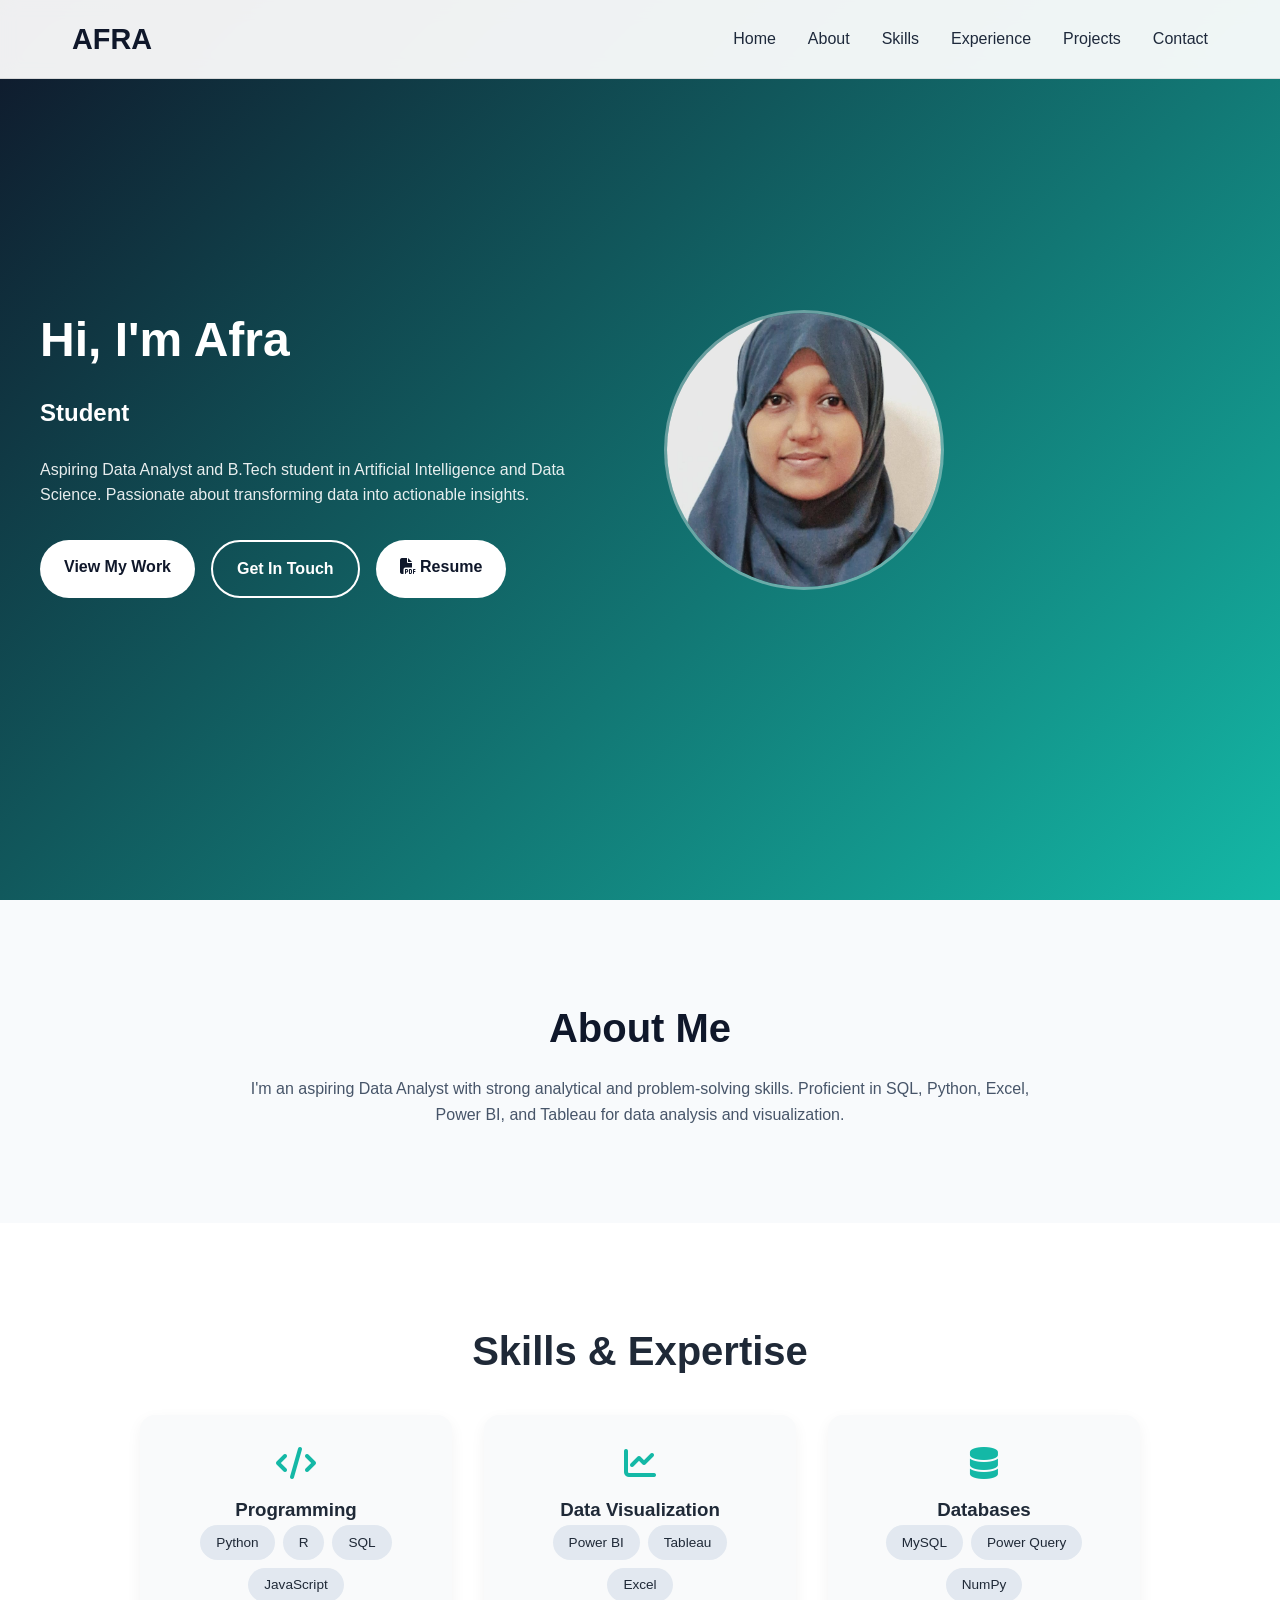
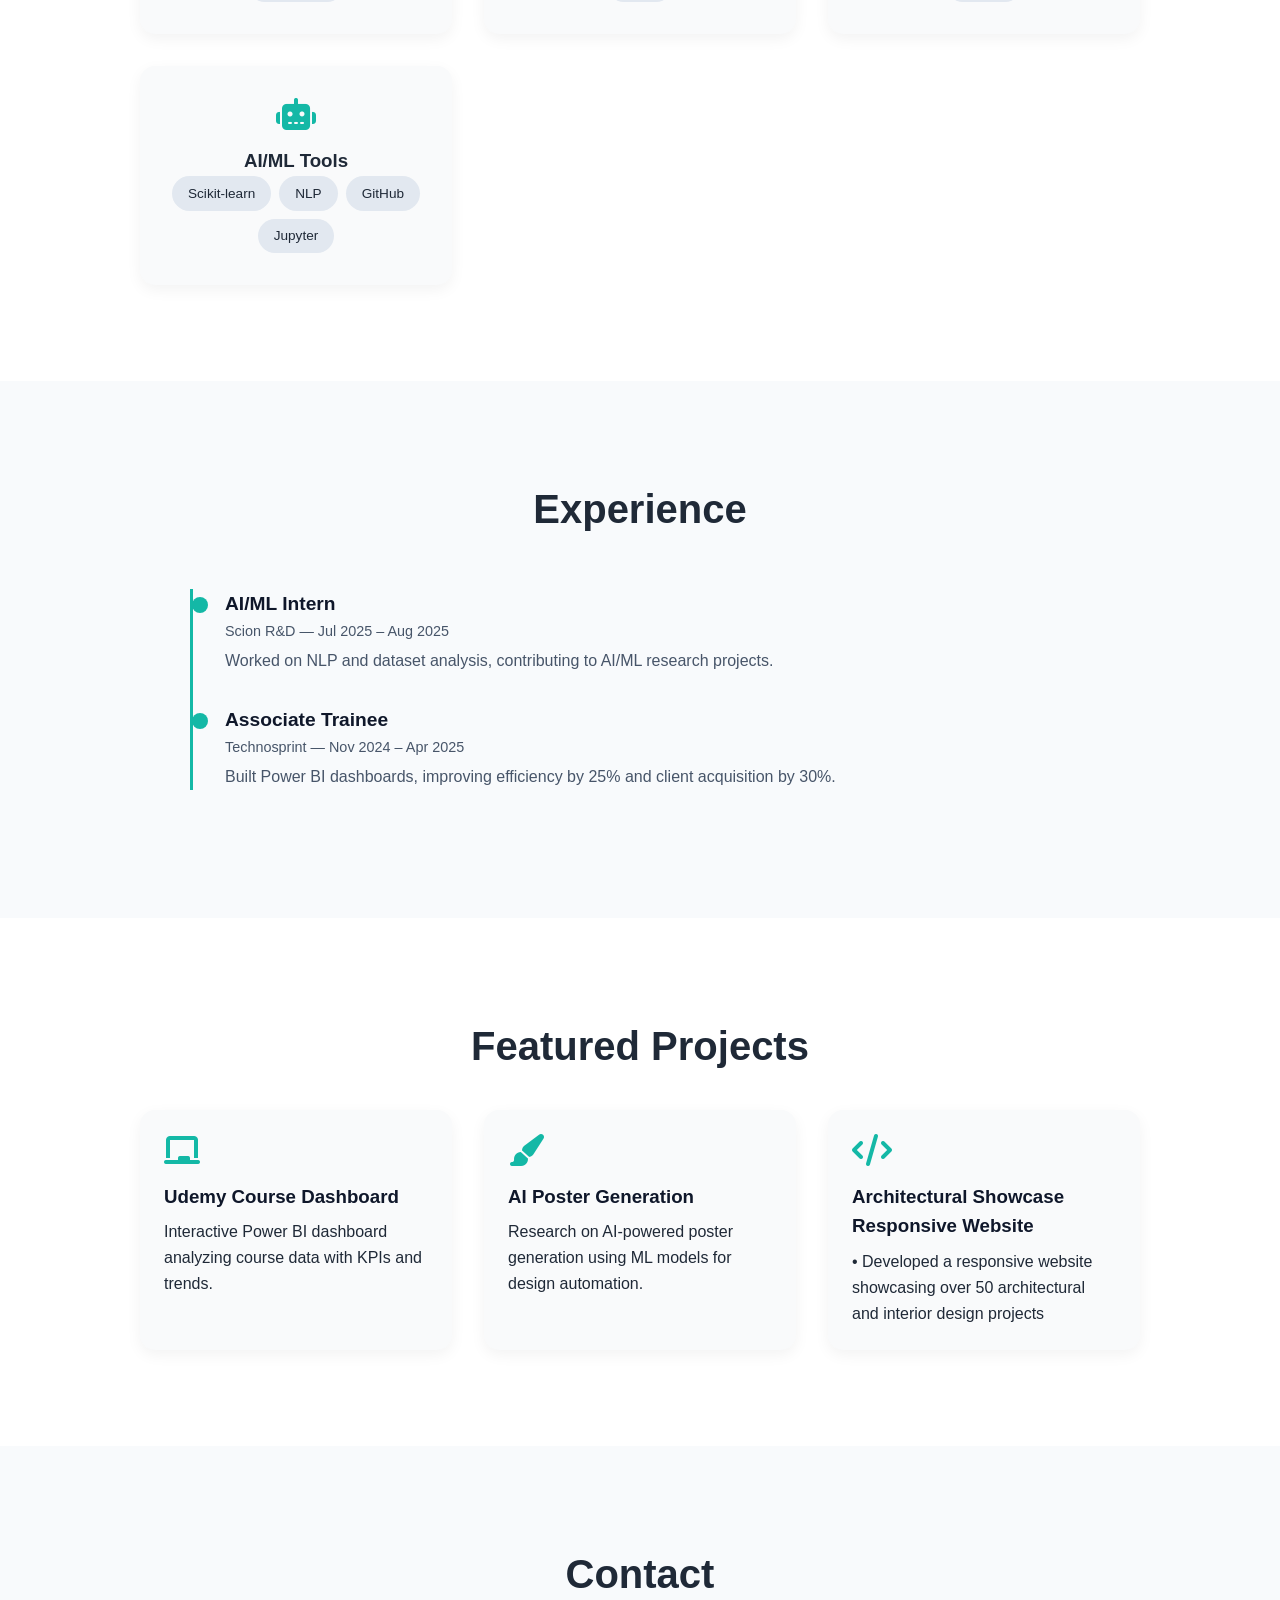
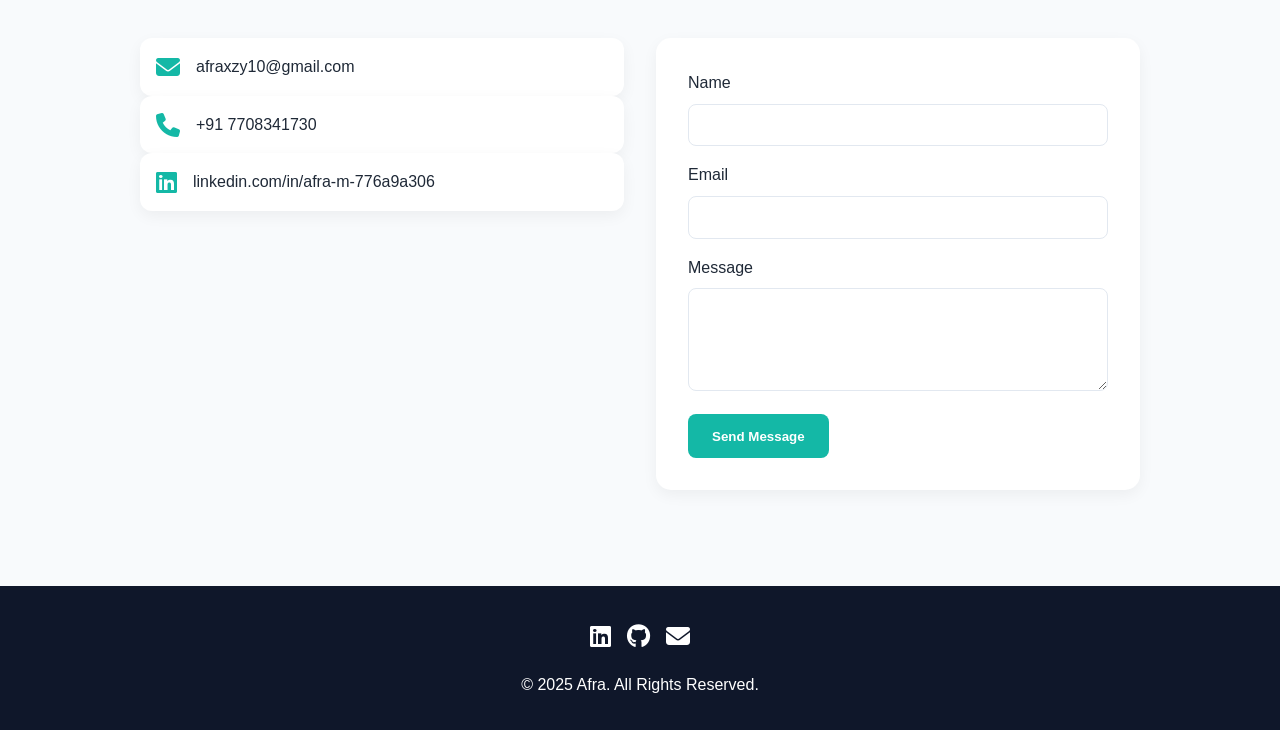
<file: Portfolio/index.html>
<!DOCTYPE html>
<html lang="en">
<head>
  <meta charset="UTF-8"/>
  <meta name="viewport" content="width=device-width, initial-scale=1.0"/>
  <title>Afra - Data Analyst & AI Student</title>

  <!-- Font Awesome for icons -->
  <link rel="stylesheet" href="https://cdnjs.cloudflare.com/ajax/libs/font-awesome/6.5.0/css/all.min.css">

  <style>
    * {margin: 0; padding: 0; box-sizing: border-box;}
    body {
      font-family: 'Inter', sans-serif;
      line-height: 1.6;
      color: #1f2937;
      background: #f9fafb;
      overflow-x: hidden;
      scroll-behavior: smooth;
    }

    /* Navbar */
    .navbar {
      position: fixed;
      top: 0; width: 100%;
      padding: 1rem 0;
      background: #ffffffee;
      backdrop-filter: blur(10px);
      border-bottom: 1px solid rgba(0,0,0,0.1);
      z-index: 1000;
    }
    .nav-container {
      max-width: 1200px; margin: auto;
      display: flex; justify-content: space-between; align-items: center;
      padding: 0 2rem;
    }
    .logo {font-size: 1.8rem; font-weight: 800; color: #0f172a; text-decoration: none;}
    .nav-menu {display: flex; list-style: none; gap: 2rem;}
    .nav-menu a {color: #1e293b; text-decoration: none; font-weight: 500; position: relative;}
    .nav-menu a::after {
      content: ""; position: absolute; left: 0; bottom: -5px; width: 0; height: 2px;
      background: #14b8a6; transition: 0.3s;
    }
    .nav-menu a:hover {color: #14b8a6;}
    .nav-menu a:hover::after {width: 100%;}
    .hamburger {display: none; flex-direction: column; cursor: pointer;}
    .hamburger span {width: 25px; height: 3px; background: #1e293b; margin: 3px 0;}

    /* Section offset fix */
    section {scroll-margin-top: 80px;}

    /* Hero */
    .hero {
      min-height: 100vh; display: flex; align-items: center;
      background: linear-gradient(135deg, #0f172a 0%, #14b8a6 100%);
      color: white; padding: 2rem;
    }
    .hero-container {
      max-width: 1200px; margin: auto;
      display: grid; grid-template-columns: 1fr 1fr; gap: 3rem; align-items: center;
    }
    .hero h1 {font-size: 3rem; font-weight: 800; margin-bottom: 1rem;}
    .role {font-size: 1.5rem; font-weight: 600; margin-bottom: 1.5rem;}
    .hero p {opacity: 0.9; margin-bottom: 2rem;}
    .hero-buttons {display: flex; flex-wrap: wrap; gap: 1rem;}
    .btn {
      padding: 0.9rem 1.5rem; border-radius: 50px;
      text-decoration: none; font-weight: 600; transition: 0.3s;
    }
    .btn-primary {background: white; color: #0f172a;}
    .btn-primary:hover {background: transparent; border: 2px solid white; color: white;}
    .btn-secondary {border: 2px solid white; color: white;}
    .btn-secondary:hover {background: white; color: #0f172a;}

    .profile-container {
      width: 280px; height: 280px; border-radius: 50%;
      background: rgba(255,255,255,0.1); border: 3px solid rgba(255,255,255,0.3);
      overflow: hidden;
      display: flex; align-items: center; justify-content: center;
    }
    .profile-container img {width: 100%; height: 100%; object-fit: cover;}

    /* About */
    .about {padding: 6rem 2rem; background: #f8fafc;}
    .about h2 {font-size: 2.5rem; font-weight: 800; margin-bottom: 1rem; text-align:center; color: #0f172a;}
    .about p {max-width: 800px; margin: auto; color: #475569; text-align: center;}

    /* Skills */
    .skills {padding: 6rem 2rem; background: white;}
    .skills h2 {text-align: center; font-size: 2.5rem; font-weight: 800; margin-bottom: 2rem;}
    .skills-grid {
      max-width: 1000px; margin: auto;
      display: grid; grid-template-columns: repeat(auto-fit, minmax(250px, 1fr)); gap: 2rem;
    }
    .skill-card {
      background: #f9fafb; padding: 2rem; border-radius: 15px; text-align: center;
      box-shadow: 0 5px 15px rgba(0,0,0,0.05); transition: 0.3s;
    }
    .skill-card:hover {transform: translateY(-5px);}
    .skill-card i {
      font-size: 2rem; color: #14b8a6; margin-bottom: 1rem;
    }
    .skill-tags {display: flex; flex-wrap: wrap; gap: .5rem; justify-content: center;}
    .skill-tags span {
      background: #e2e8f0; padding: .4rem 1rem; border-radius: 20px; font-size: .85rem;
    }

    /* Experience */
    .experience {padding: 6rem 2rem; background: #f8fafc;}
    .experience h2 {text-align: center; font-size: 2.5rem; font-weight: 800; margin-bottom: 3rem;}
    .timeline {max-width: 900px; margin: auto; border-left: 3px solid #14b8a6; padding-left: 2rem;}
    .timeline-item {margin-bottom: 2rem; position: relative;}
    .timeline-item::before {
      content: ""; position: absolute; left: -33px; top: 8px; width: 16px; height: 16px;
      background: #14b8a6; border-radius: 50%;
    }
    .timeline h3 {margin: 0; font-size: 1.2rem; color:#0f172a;}
    .timeline .company {color:#475569; font-size:.9rem; margin-bottom:.3rem;}
    .timeline p {color:#475569;}

    /* Projects */
    .projects {padding: 6rem 2rem; background: white;}
    .projects h2 {text-align:center; font-size: 2.5rem; font-weight: 800; margin-bottom: 2rem;}
    .projects-grid {
      max-width: 1000px; margin: auto;
      display: grid; grid-template-columns: repeat(auto-fit, minmax(300px, 1fr)); gap: 2rem;
    }
    .project-card {
      background:#f9fafb; border-radius:15px; padding:1.5rem;
      box-shadow:0 5px 15px rgba(0,0,0,0.05); transition:.3s;
    }
    .project-card:hover {transform:translateY(-5px);}
    .project-card i {font-size:2rem; color:#14b8a6; margin-bottom:1rem;}
    .project-card h3 {margin-bottom:.5rem; color:#0f172a;}

    /* Contact */
    .contact {padding:6rem 2rem; background:#f8fafc;}
    .contact h2 {text-align:center; font-size:2.5rem; font-weight:800; margin-bottom:2rem;}
    .contact-container {
      max-width: 1000px; margin:auto;
      display: grid; grid-template-columns:1fr 1fr; gap:2rem;
    }
    .contact-item {display:flex; gap:1rem; align-items:center; background:white; padding:1rem; border-radius:12px; box-shadow:0 5px 15px rgba(0,0,0,.05);}
    .contact-item i {font-size:1.5rem; color:#14b8a6;}
    .contact-form {background:white; padding:2rem; border-radius:15px; box-shadow:0 5px 15px rgba(0,0,0,.05);}
    .form-group {margin-bottom:1rem;}
    .form-group label {display:block; margin-bottom:.5rem;}
    .form-group input,.form-group textarea,.form-group select {
      width:100%; padding:.8rem; border:1px solid #e2e8f0; border-radius:8px;
    }
    .submit-btn {
      padding:.9rem 1.5rem; border:none; border-radius:8px;
      background:#14b8a6; color:white; font-weight:600; cursor:pointer;
    }
    .submit-btn:hover {background:#0d9488;}

    /* Footer */
    footer {background:#0f172a; color:white; text-align:center; padding:2rem;}
    .social-links {display:flex; justify-content:center; gap:1rem; margin-bottom:1rem;}
    .social-links a {color:white; font-size:1.5rem; transition:.3s;}
    .social-links a:hover {color:#14b8a6;}

    /* Responsive */
    @media (max-width:900px) {
      .hero-container {grid-template-columns:1fr; text-align:center;}
      .contact-container {grid-template-columns:1fr;}
      .nav-menu {
        display:none; flex-direction:column; background:white; position:absolute;
        top:100%; left:0; width:100%; padding:1rem 0;
      }
      .nav-menu.active {display:flex;}
      .hamburger {display:flex;}
    }
  </style>
</head>
<body>

  <!-- NAV -->
  <nav class="navbar">
    <div class="nav-container">
      <a href="#" class="logo">AFRA</a>
      <ul class="nav-menu">
        <li><a href="#home">Home</a></li>
        <li><a href="#about">About</a></li>
        <li><a href="#skills">Skills</a></li>
        <li><a href="#experience">Experience</a></li>
        <li><a href="#projects">Projects</a></li>
        <li><a href="#contact">Contact</a></li>
      </ul>
      <div class="hamburger" onclick="toggleMenu()"><span></span><span></span><span></span></div>
    </div>
  </nav>

  <!-- HERO -->
  <section id="home" class="hero">
    <div class="hero-container">
      <div class="hero-content">
        <h1>Hi, I'm Afra</h1>
        <div class="role">Student</div>
        <p>Aspiring Data Analyst and B.Tech student in Artificial Intelligence and Data Science. Passionate about transforming data into actionable insights.</p>
        <div class="hero-buttons">
          <a href="#projects" class="btn btn-primary">View My Work</a>
          <a href="#contact" class="btn btn-secondary">Get In Touch</a>
          <a href="./assets/Afra Resume.docx" target="_blank" class="btn btn-primary"><i class="fa-solid fa-file-pdf"></i> Resume</a>
        </div>
      </div>
      <div class="hero-image">
        <div class="profile-container">
          <img src="./assets/img/My photo.jpg" alt="Afra">
        </div>
      </div>
    </div>
  </section>

  <!-- ABOUT -->
  <section id="about" class="about">
    <h2>About Me</h2>
    <p>
      I'm an aspiring Data Analyst with strong analytical and problem-solving skills.
      Proficient in SQL, Python, Excel, Power BI, and Tableau for data analysis and visualization.
    </p>
  </section>

  <!-- SKILLS -->
  <section id="skills" class="skills">
    <h2>Skills & Expertise</h2>
    <div class="skills-grid">
      <div class="skill-card">
        <i class="fa-solid fa-code"></i>
        <h3>Programming</h3>
        <div class="skill-tags">
          <span>Python</span><span>R</span><span>SQL</span><span>JavaScript</span>
        </div>
      </div>
      <div class="skill-card">
        <i class="fa-solid fa-chart-line"></i>
        <h3>Data Visualization</h3>
        <div class="skill-tags">
          <span>Power BI</span><span>Tableau</span><span>Excel</span>
        </div>
      </div>
      <div class="skill-card">
        <i class="fa-solid fa-database"></i>
        <h3>Databases</h3>
        <div class="skill-tags">
          <span>MySQL</span><span>Power Query</span><span>NumPy</span>
        </div>
      </div>
      <div class="skill-card">
        <i class="fa-solid fa-robot"></i>
        <h3>AI/ML Tools</h3>
        <div class="skill-tags">
          <span>Scikit-learn</span><span>NLP</span><span>GitHub</span><span>Jupyter</span>
        </div>
      </div>
    </div>
  </section>

  <!-- EXPERIENCE -->
  <section id="experience" class="experience">
    <h2>Experience</h2>
    <div class="timeline">
      <div class="timeline-item">
        <h3>AI/ML Intern</h3>
        <div class="company">Scion R&D — Jul 2025 – Aug 2025</div>
        <p>Worked on NLP and dataset analysis, contributing to AI/ML research projects.</p>
      </div>
      <div class="timeline-item">
        <h3>Associate Trainee</h3>
        <div class="company">Technosprint — Nov 2024 – Apr 2025</div>
        <p>Built Power BI dashboards, improving efficiency by 25% and client acquisition by 30%.</p>
      </div>
    </div>
  </section>

  <!-- PROJECTS -->
  <section id="projects" class="projects">
    <h2>Featured Projects</h2>
    <div class="projects-grid">
      <div class="project-card">
        <i class="fa-solid fa-chalkboard"></i>
        <h3>Udemy Course Dashboard</h3>
        <p>Interactive Power BI dashboard analyzing course data with KPIs and trends.</p>
      </div>
      <div class="project-card">
        <i class="fa-solid fa-paintbrush"></i>
        <h3>AI Poster Generation</h3>
        <p>Research on AI-powered poster generation using ML models for design automation.</p>
      </div>
      <div class="project-card">
        <i class="fa-solid fa-code"></i>
        <h3>Architectural Showcase Responsive Website</h3>
        <p>•	Developed a responsive website showcasing over 50 architectural and interior design projects</p>
      </div>
    </div>
  </section>

  <!-- CONTACT -->
  <section id="contact" class="contact">
    <h2>Contact</h2>
    <div class="contact-container">
      <div>
        <div class="contact-item"><i class="fa-solid fa-envelope"></i><span>afraxzy10@gmail.com</span></div>
        <div class="contact-item"><i class="fa-solid fa-phone"></i><span>+91 7708341730</span></div>
        <div class="contact-item"><i class="fa-brands fa-linkedin"></i><span>linkedin.com/in/afra-m-776a9a306</span></div>
      </div>
      <form class="contact-form" onsubmit="submitForm(event)">
        <div class="form-group">
          <label>Name</label>
          <input type="text" required/>
        </div>
        <div class="form-group">
          <label>Email</label>
          <input type="email" required/>
        </div>
        <div class="form-group">
          <label>Message</label>
          <textarea rows="5" required></textarea>
        </div>
        <button type="submit" class="submit-btn">Send Message</button>
      </form>
    </div>
  </section>

  <!-- FOOTER -->
  <footer>
    <div class="social-links">
      <a href="https://linkedin.com/in/afra-m-776a9a306"><i class="fa-brands fa-linkedin"></i></a>
      <a href="#"><i class="fa-brands fa-github"></i></a>
      <a href="mailto:afraxzy10@gmail.com"><i class="fa-solid fa-envelope"></i></a>
    </div>
    <p>© 2025 Afra. All Rights Reserved.</p>
  </footer>

  <script>
    function toggleMenu(){document.querySelector('.nav-menu').classList.toggle('active');}
    function submitForm(e){e.preventDefault();alert("Thanks! I'll get back to you soon."); e.target.reset();}
  </script>
</body>
</html>
</file>
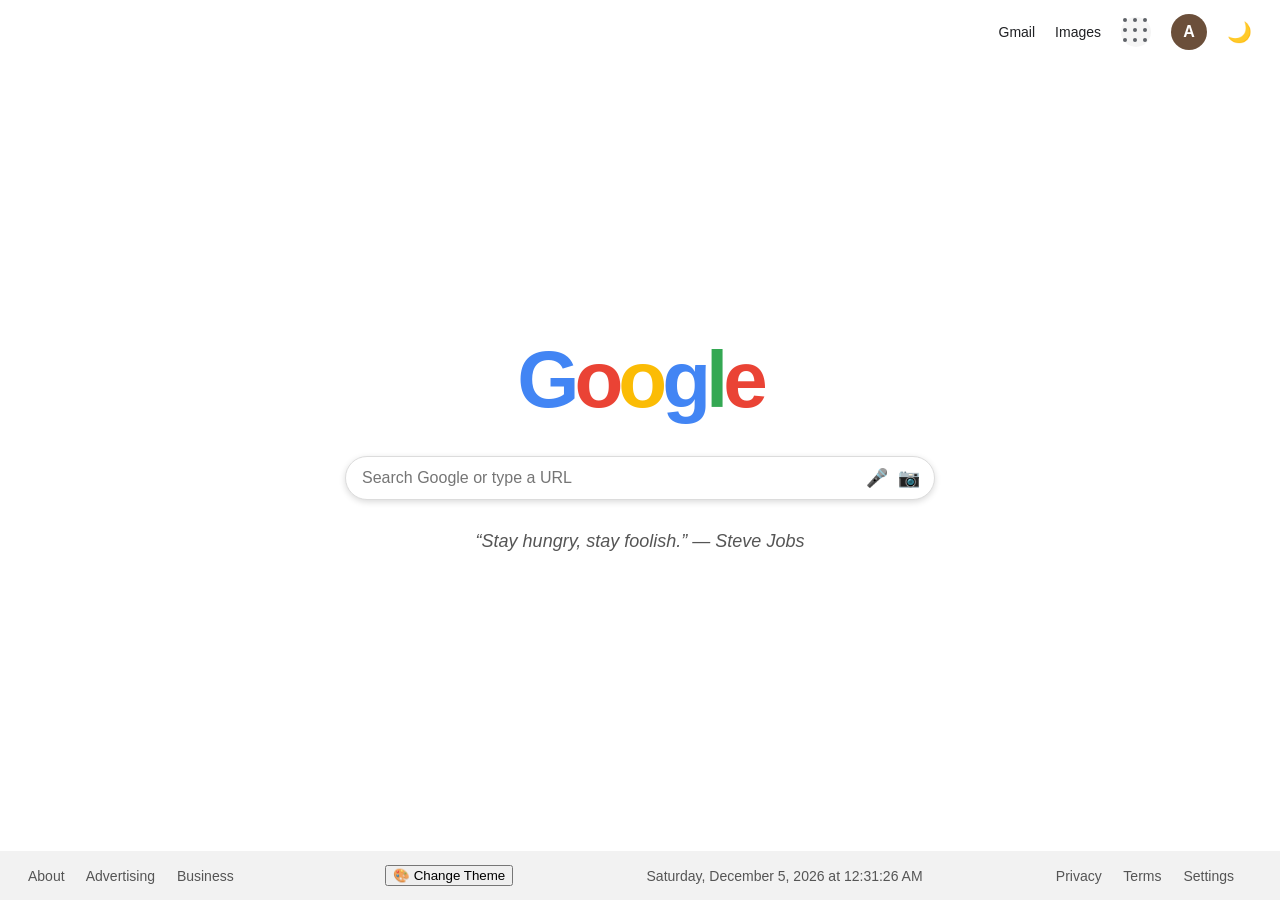
<file: Google clone/Google.html>
<!DOCTYPE html>
<html lang="en">
<head>
  <meta charset="UTF-8" />
  <meta name="viewport" content="width=device-width, initial-scale=1.0"/>
  <title>Google Clone</title>
  <style>
    :root {
      --text-light: #202124;
      --text-dark: #e8eaed;
      --card-light: #ffffff;
      --card-dark: #222;
      --border-light: #dcdcdc;
      --border-dark: #555;
    }

    body {
      margin: 0;
      font-family: Arial, Helvetica, sans-serif;
      display: flex;
      flex-direction: column;
      min-height: 100vh;
      color: var(--text-light);
      transition: color 0.3s;
    }

    /* Dark mode text */
    #darkToggle:checked ~ body {
      color: var(--text-dark);
    }

    /* Background Videos */
    .bg-video {
      position: fixed;
      top: 0;
      left: 0;
      width: 100%;
      height: 100%;
      object-fit: cover;
      z-index: -1;
      filter: brightness(0.75);
      transition: opacity 0.5s ease;
      pointer-events: none;
    }

    .day-video { opacity: 1; }
    .night-video { opacity: 0; }

    /* When dark mode is toggled */
    #darkToggle:checked ~ .day-video { opacity: 0; }
    #darkToggle:checked ~ .night-video { opacity: 1; }

    /* ===== Header ===== */
    header {
      display: flex;
      align-items: center;
      justify-content: flex-end;
      gap: 20px;
      padding: 14px 28px;
      font-size: 14px;
      z-index: 10;
      position: relative;
    }
    header a {
      color: inherit;
      text-decoration: none;
    }
    header a:hover {
      text-decoration: underline;
    }

    .dark-btn {
      cursor: pointer;
      font-size: 20px;
    }

    /* ===== Main ===== */
    main {
      flex: 1;
      display: flex;
      flex-direction: column;
      align-items: center;
      justify-content: center;
      text-align: center;
      z-index: 5;
      position: relative;
    }

    /* Logo */
    .logo {
      font-size: 80px;
      font-weight: bold;
      letter-spacing: -5px;
      cursor: pointer;
      user-select: none;
    }
    .logo span {
      display: inline-block;
      transition: transform .3s ease, filter .3s ease;
    }
    .logo span:nth-child(1) { color: #4285F4; }
    .logo span:nth-child(2) { color: #EA4335; }
    .logo span:nth-child(3) { color: #FBBC05; }
    .logo span:nth-child(4) { color: #4285F4; }
    .logo span:nth-child(5) { color: #34A853; }
    .logo span:nth-child(6) { color: #EA4335; }
    .logo span:hover {
      transform: scale(1.3) rotate(-5deg);
      filter: brightness(1.25);
    }

    /* Search */
    .search {
      margin-top: 30px;
      display: flex;
      align-items: center;
      gap: 12px;
      width: min(90%, 560px);
      background: var(--card-light);
      border: 1px solid var(--border-light);
      border-radius: 24px;
      padding: 10px 14px;
      box-shadow: 0 2px 6px rgba(0,0,0,0.15);
    }
    #darkToggle:checked ~ .night-video ~ header ~ main .search {
      background: var(--card-dark);
      border-color: var(--border-dark);
    }
    .search input {
      flex: 1;
      border: none;
      outline: none;
      font-size: 16px;
      background: transparent;
      color: inherit;
    }

    .icons {
      display: flex;
      gap: 10px;
      font-size: 18px;
      cursor: pointer;
    }
    .icons span {
      display: inline-block;
      transition: transform .2s ease;
    }
    .icons span:hover {
      transform: scale(1.25);
    }

    /* Buttons */
    .buttons {
      margin-top: 24px;
      display: flex;
      gap: 10px;
      flex-wrap: wrap;
      justify-content: center;
    }
    .buttons button {
      padding: 10px 20px;
      font-size: 14px;
      cursor: pointer;
      border: none;
      border-radius: 6px;
      background: #f8f9fa;
      transition: transform .25s ease, box-shadow .25s ease, background .25s ease, border .25s ease;
    }
    .buttons button:hover {
      transform: scale(1.05);
      background: #f1f1f1;
      box-shadow: 0 4px 12px rgba(0,0,0,.2);
      border: 1px solid #c6c6c6;
    }
    #darkToggle:checked ~ .night-video ~ header ~ main .buttons button {
      background: #333;
      color: var(--text-dark);
    }
    #darkToggle:checked ~ .night-video ~ header ~ main .buttons button:hover {
      background: #444;
      border: 1px solid #666;
      box-shadow: 0 4px 12px rgba(255,255,255,.2);
    }

    /* Quotes */
    .quotes {
      position: relative;
      margin-top: 28px;
      width: min(90%, 720px);
      min-height: 3em;
      text-align: center;
      font-size: 18px;
      font-style: italic;
      line-height: 1.5;
      color: #555;
      overflow: hidden;
    }
    #darkToggle:checked ~ .night-video ~ header ~ main .quotes {
      color: #ccc;
    }
    .quotes span {
      position: absolute;
      left: 0;
      right: 0;
      top: 0;
      padding: 0 12px;
      opacity: 0;
      animation: quoteFade 12s infinite ease-in-out;
    }
    .quotes span:first-child {
      opacity: 1;
    }
    .quotes span:nth-child(1) { animation-delay: 0s; }
    .quotes span:nth-child(2) { animation-delay: 4s; }
    .quotes span:nth-child(3) { animation-delay: 8s; }
    @keyframes quoteFade {
      0% { opacity: 0; transform: translateY(8px); }
      5% { opacity: 1; transform: translateY(0); }
      30% { opacity: 1; transform: translateY(0); }
      35% { opacity: 0; transform: translateY(-8px); }
      100% { opacity: 0; transform: translateY(-8px); }
    }

    /* Footer */
    footer {
      display: flex;
      justify-content: space-between;
      align-items: center;
      padding: 14px 28px;
      gap: 16px;
      background: rgba(240,240,240,.85);
      color: #555;
      font-size: 14px;
      position: relative;
      z-index: 5;
    }
    #darkToggle:checked ~ .night-video ~ header ~ footer {
      background: rgba(20,20,20,.9);
      color: #ccc;
    }
    footer a {
      color: inherit;
      text-decoration: none;
      margin-right: 18px;
    }
    footer a:hover {
      text-decoration: underline;
    }

    .profile-avatar {
  width: 36px;
  height: 36px;
  border-radius: 50%;
  background-color: #6b4f3a; /* brown background like your image */
  color: white;             /* text color */
  display: flex;
  align-items: center;
  justify-content: center;
  font-weight: bold;
  font-size: 16px;
  cursor: pointer;
  transition: transform 0.3s ease, box-shadow 0.3s ease;
}

/* Hover effect */
.profile-avatar:hover {
  transform: scale(1.2);
  box-shadow: 0 4px 10px rgba(0,0,0,0.3);
}

.apps-grid {
  display: none;
  position: absolute;
  top: 36px;
  right: 0;
  grid-template-columns: repeat(3, 1fr);
  gap: 10px;
  padding: 12px;
  background: var(--card-light);
  border: 1px solid var(--border-light);
  border-radius: 12px;
  box-shadow: 0 4px 12px rgba(0,0,0,0.2);
  width: 260px;
  z-index: 20;
}

.apps-grid a {
  display: flex;
  flex-direction: column;
  align-items: center;
  text-decoration: none;
  color: #202124;
  font-size: 12px;
  transition: transform 0.2s ease;
}

.apps-grid a img {
  width: 40px;
  height: 40px;
  margin-bottom: 4px;
}

.apps-grid a:hover {
  transform: scale(1.1);
}

#darkToggle:checked ~ .night-video ~ header .apps-grid {
  background: var(--card-dark);
  border-color: var(--border-dark);
}

#darkToggle:checked ~ .night-video ~ header .apps-grid a {
  color: var(--text-dark);
}

/* Google Apps Button */
#appsBtn {
  width: 30px;
  height: 30px;
  background: transparent;
  border: none;
  cursor: pointer;
  display: grid;
  grid-template-columns: repeat(3, 6px);
  grid-template-rows: repeat(3, 6px);
  gap: 4px;
  padding: 0;
  border-radius: 50%;
  align-items: center;
  justify-content: center;
  background-color: rgba(60, 64, 67, 0.05);
  transition: background-color 0.2s ease;
}

#appsBtn div {
  width: 4px;
  height: 4px;
  background-color: #5f6368;
  border-radius: 50%;
}

/* Hover effect */
#appsBtn:hover {
  background-color: rgba(60, 64, 67, 0.15);
}



  </style>
</head>
<body>
  <!-- Dark mode toggle -->
  <input type="checkbox" id="darkToggle" hidden>

  <!-- Background Videos -->
  <video autoplay muted loop playsinline class="bg-video day-video">
    <source src="./daytime.mp4" type="video/mp4">
  </video>
  <video autoplay muted loop playsinline class="bg-video night-video">
    <source src="./nighttime.mp4" type="video/mp4">
  </video>

  <!-- Header -->
  <header>
    
    <a href="https://mail.google.com/mail/u/0/#inbox">Gmail</a>
    <a href="https://www.google.com/imghp?hl=en&tab=ri&authuser=0&ogbl">Images</a>
    <!-- Google Apps Button -->
    <div class="apps-container">
      <button id="appsBtn" title="Google apps">
        <div></div><div></div><div></div>
        <div></div><div></div><div></div>
        <div></div><div></div><div></div>
      </button>
      <div class="apps-grid" id="appsGrid">
        <a href="https://gemini.google.com/app?utm_source=app_launcher&utm_medium=owned&utm_campaign=base_all" target="_blank">
          <img src="./gemini.jpg" alt="Google" />
          <span>Search</span>
        </a>
        <a href="https://mail.google.com/" target="_blank">
          <img src="./gmail.webp" alt="Gmail" />
          <span>Gmail</span>
        </a>
        <a href="https://www.google.com/maps" target="_blank">
          <img src="./map.png" alt="Maps" />
          <span>Maps</span>
        </a>
        <a href="https://www.youtube.com/" target="_blank">
          <img src="./youtubbe.png" alt="YouTube" />
          <span>YouTube</span>
        </a>
        <a href="https://play.google.com/" target="_blank">
          <img src="./play store.png" alt="Play" />
          <span>Play</span>
        </a>
        <a href="https://news.google.com/" target="_blank">
          <img src="./news.png" alt="News" />
          <span>News</span>
        </a>
        <a href="https://contacts.google.com/" target="_blank">
          <img src="./contacts.jpg" alt="Contacts" />
          <span>Contacts</span>
        </a>
        <a href="https://drive.google.com/" target="_blank">
          <img src="./drive.png" alt="Drive" />
          <span>Drive</span>
        </a>
        <a href="https://calendar.google.com/" target="_blank">
          <img src="./calendar.png" alt="Calendar" />
          <span>Calendar</span>
        </a>
        <a href="https://translate.google.com/" target="_blank">
          <img src="./translate.png" alt="Translate" />
          <span>Translate</span>
        </a>
        <a href="https://photos.google.com/" target="_blank">
          <img src="./photos.png" alt="Photos" />
          <span>Photos</span>
        </a>
        <a href="https://docs.google.com/" target="_blank">
          <img src="./docs.png" alt="Docs" />
          <span>Docs</span>
        </a>
      </div>
    </div>
    

    <div class="profile-avatar">A</div>

    <label for="darkToggle" class="dark-btn">🌙</label>
  </header>

  <!-- Main -->
  <main>
    <div class="logo" aria-label="Google">
      <span>G</span><span>o</span><span>o</span><span>g</span><span>l</span><span>e</span>
    </div>

    <div class="search">
      <input type="text" placeholder="Search Google or type a URL" />
      <div class="icons" aria-hidden="true">
        <span title="Voice search">🎤</span>
        <span title="Image search">📷</span>
      </div>
    </div>

    <div class="quotes" aria-live="polite">
      <span>“Stay hungry, stay foolish.” — Steve Jobs</span>
      <span>“In the middle of every difficulty lies opportunity.” — Albert Einstein</span>
      <span>“Dream big and dare to fail.” — Norman Vaughan</span>
    </div>
  </main>

  <!-- Footer -->
  <footer>
    <div>
      <a href="#">About</a>
      <a href="#">Advertising</a>
      <a href="#">Business</a>
    </div>
    <button id="filterBtn">🎨 Change Theme</button>
    <div class="date-time"></div>

    <!-- <div class="date">Saturday, August 30, 2025</div> -->
    <div>
      <a href="#">Privacy</a>
      <a href="#">Terms</a>
      <a href="#">Settings</a>
    </div>
  </footer>
  <script>
    setInterval(() => {
  const el = document.querySelector('.date-time');
  el.textContent = new Date().toLocaleString('en-US', {
    weekday: 'long',
    month: 'long',
    day: 'numeric',
    year: 'numeric',
    hour: '2-digit',
    minute: '2-digit',
    second: '2-digit'
  });
}, 1000);
const filterBtn = document.getElementById('filterBtn');
const dayVideo = document.querySelector('.day-video');
const nightVideo = document.querySelector('.night-video');

const filters = [
  'brightness(0.8) contrast(1.2)',
  'grayscale(0.7)',
  'sepia(0.5) contrast(1.1)',
  'hue-rotate(90deg)',
  'invert(0.2)'
];

filterBtn.addEventListener('click', () => {
  const filter = filters[Math.floor(Math.random() * filters.length)];
  dayVideo.style.filter = filter;
  nightVideo.style.filter = filter;
});
const appsBtn = document.getElementById('appsBtn');
const appsGrid = document.getElementById('appsGrid');

appsBtn.addEventListener('click', () => {
  appsGrid.style.display = appsGrid.style.display === 'grid' ? 'none' : 'grid';
});

// Close apps grid when clicking outside
document.addEventListener('click', (e) => {
  if (!appsBtn.contains(e.target) && !appsGrid.contains(e.target)) {
    appsGrid.style.display = 'none';
  }
});


  </script>
  
</body>
</html>
</file>
